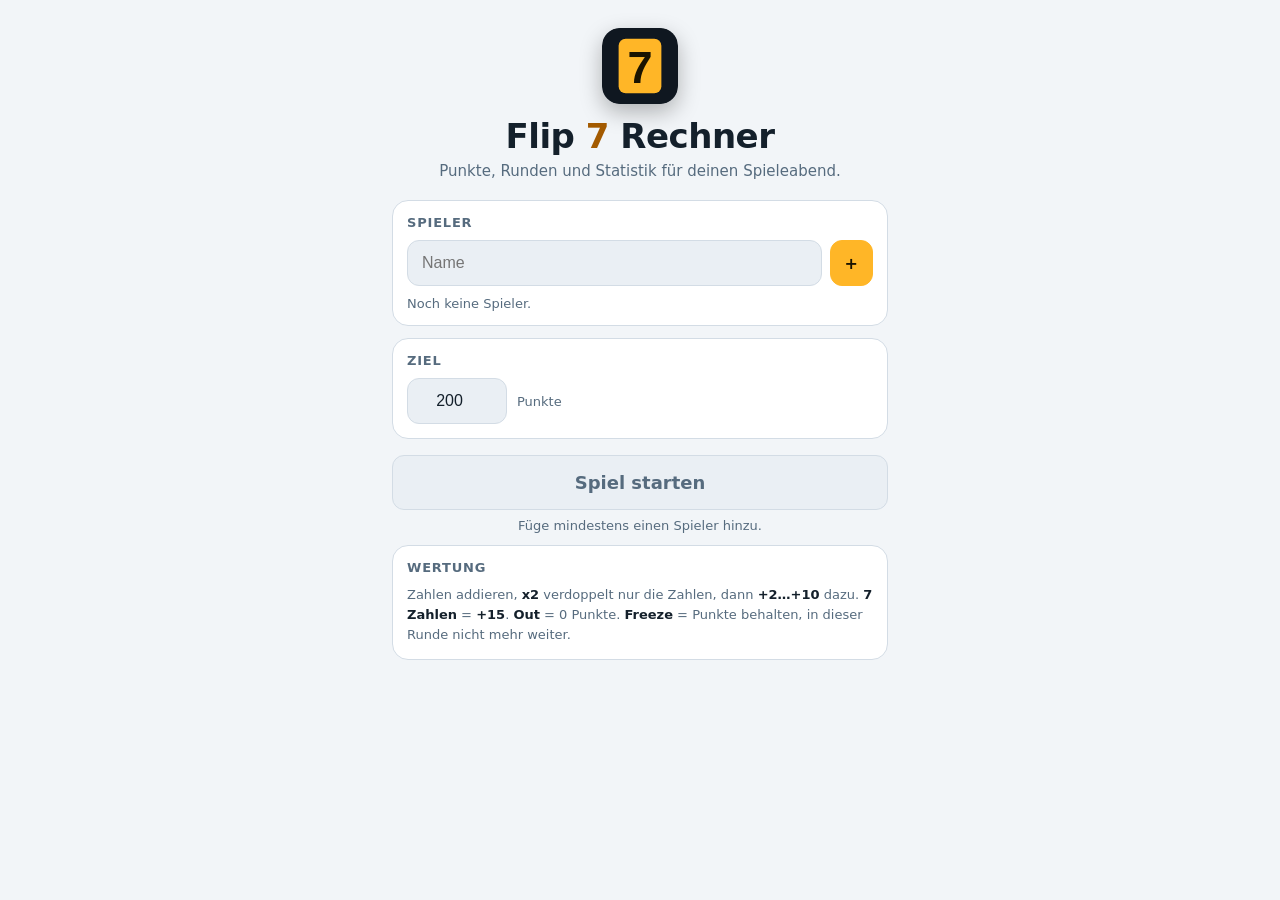
<file: index.html>
<!DOCTYPE html>
<html lang="de-CH">
<head>
<meta charset="utf-8">
<meta name="viewport" content="width=device-width, initial-scale=1, viewport-fit=cover">
<meta name="theme-color" content="#0f1720" media="(prefers-color-scheme: dark)">
<meta name="theme-color" content="#f2f5f8" media="(prefers-color-scheme: light)">
<title>Flip 7 Rechner</title>
<meta name="description" content="Punkterechner für das Kartenspiel Flip 7: Spieler, Runden, Statistik und Auswertung als Bild. Läuft im Browser, ohne Installation.">
<link rel="canonical" href="https://morenobueno.github.io/Flip7-Rechner/">
<link rel="manifest" href="manifest.webmanifest">
<link rel="icon" href="img/favicon.svg" type="image/svg+xml">
<link rel="icon" href="img/favicon-32.png" sizes="32x32" type="image/png">
<link rel="apple-touch-icon" href="img/apple-touch-icon.png">
<meta property="og:type" content="website">
<meta property="og:locale" content="de_CH">
<meta property="og:title" content="Flip 7 Rechner">
<meta property="og:description" content="Punkte, Runden und Statistik für deinen Flip-7-Spieleabend.">
<meta property="og:url" content="https://morenobueno.github.io/Flip7-Rechner/">
<meta property="og:image" content="https://morenobueno.github.io/Flip7-Rechner/img/og-image.png">
<meta property="og:image:width" content="1200">
<meta property="og:image:height" content="630">
<meta name="twitter:card" content="summary_large_image">
<meta name="twitter:title" content="Flip 7 Rechner">
<meta name="twitter:description" content="Punkte, Runden und Statistik für deinen Flip-7-Spieleabend.">
<meta name="twitter:image" content="https://morenobueno.github.io/Flip7-Rechner/img/og-image.png">

<link rel="stylesheet" href="css/style.css">
</head>
<body>
<div class="wrap">

  <!-- ===== Setup ===== -->
  <section id="setup">
    <header class="hero">
      <img src="img/favicon.svg" alt="">
      <h1>Flip <span>7</span> Rechner</h1>
      <p>Punkte, Runden und Statistik für deinen Spieleabend.</p>
    </header>
    <div class="card">
      <h2 id="spH">Spieler</h2>
      <form class="addrow" id="addForm">
        <input id="nameIn" placeholder="Name" maxlength="16" autocomplete="off" enterkeyhint="done">
        <button class="primary" type="submit">+</button>
      </form>
      <div class="err hide" id="nameErr"></div>
      <div class="plist" id="plist"></div>
    </div>
    <div class="card">
      <h2>Ziel</h2>
      <div class="target"><input id="target" type="number" inputmode="numeric" value="200"><span class="muted">Punkte</span></div>
    </div>
    <button class="primary bigbtn" id="startBtn" disabled>Spiel starten</button>
    <div class="muted hint" id="startHint">Füge mindestens einen Spieler hinzu.</div>
    <div class="card" style="margin-top:12px">
      <h2>Wertung</h2>
      <div class="rules">Zahlen addieren, <b>x2</b> verdoppelt nur die Zahlen, dann <b>+2…+10</b> dazu.
      <b>7 Zahlen</b> = <b>+15</b>. <b>Out</b> = 0 Punkte. <b>Freeze</b> = Punkte behalten, in dieser Runde nicht mehr weiter.</div>
    </div>
  </section>

  <!-- ===== Game ===== -->
  <section id="game" class="hide">
    <div class="top">
      <div class="t">Runde <span id="rnd">1</span></div>
      <div style="display:flex;gap:6px">
        <button class="iconbtn" id="statBtn">📊 Statistik</button>
        <button class="iconbtn" id="histBtn">Verlauf</button>
        <button class="iconbtn" id="menuBtn">⋯</button>
      </div>
    </div>

    <div class="editbar hide" id="editBar">
      <div><b id="editTitle"></b><small id="editNote"></small></div>
      <button id="editCancel">Abbrechen</button>
    </div>
    <div class="win hide" id="winBox"></div>
    <div class="strip" id="strip"></div>

    <div class="who">
      <button id="prevBtn" aria-label="Vorheriger Spieler">‹</button>
      <div class="nm" id="pname"></div>
      <button id="nextP" aria-label="Nächster Spieler">›</button>
    </div>

    <div class="twin">
      <button class="outbtn" id="outBtn">OUT</button>
      <button class="outbtn fzbtn" id="fzBtn">❄ FREEZE</button>
    </div>

    <div class="lbl"><span>Zahlenkarten</span><span id="cnt">0 / 7</span></div>
    <div class="cards" id="nums"></div>

    <div class="lbl"><span>Bonuskarten</span></div>
    <div class="cards mods" id="mods"></div>
  </section>

  <!-- ===== Statistik ===== -->
  <section id="stats" class="hide">
    <div class="stHead"><button class="iconbtn" id="statBack">‹ Zurück</button><h2>Spielauswertung</h2><button class="iconbtn" id="statExport">🖼️ Bild</button></div>
    <div class="stSub" id="stSub"></div>
    <div id="stBody"></div>
  </section>
</div>

<!-- Bottom bar -->
<div class="bar hide" id="bar">
  <div class="in">
    <div class="pts" id="ptsBox"><div class="v" id="pts">0</div><div class="d" id="det">–</div></div>
    <button class="clr" id="clearBtn">Leeren</button>
    <button class="primary next" id="goBtn">Weiter ›</button>
  </div>
</div>

<!-- History sheet -->
<div class="sheet hide" id="histSheet" role="dialog" aria-modal="true" aria-labelledby="histSheetT">
  <div class="box">
    <h3 id="histSheetT">Verlauf</h3>
    <div class="hscroll"><table id="hist"></table></div>
    <div class="muted" style="margin-top:8px">Zelle antippen, um die Karten dieser Runde zu korrigieren.</div>
    <div class="btns">
      <button id="undoBtn">Letzte Runde rückgängig</button>
      <button data-close>Schliessen</button>
    </div>
  </div>
</div>

<!-- Image preview sheet -->
<div class="sheet hide" id="imgSheet" role="dialog" aria-modal="true" aria-labelledby="imgSheetT">
  <div class="box">
    <h3 id="imgSheetT">Auswertung als Bild</h3>
    <div class="muted" style="margin-bottom:10px" id="imgHint">Bild lange gedrückt halten und «Zu Fotos hinzufügen» bzw. «Bild speichern» wählen.</div>
    <img id="imgPrev" alt="Auswertung" style="width:100%;border-radius:12px;display:block;-webkit-touch-callout:default;-webkit-user-select:auto;user-select:auto">
    <div class="btns"><button class="primary hide" id="shareBtn">Teilen …</button><button data-close>Schliessen</button></div>
  </div>
</div>

<!-- Warn sheet: fehlende Spieler -->
<div class="sheet hide" id="warnSheet" role="dialog" aria-modal="true" aria-labelledby="warnSheetT">
  <div class="box">
    <h3 id="warnSheetT">Noch nicht alle eingetragen</h3>
    <div class="muted" id="warnTxt" style="font-size:15px;line-height:1.5"></div>
    <div class="btns">
      <button class="primary" id="warnBack">Fehlende eintragen</button>
      <button id="warnGo">Trotzdem speichern (0 Punkte)</button>
    </div>
  </div>
</div>

<!-- Ziel sheet -->
<div class="sheet hide" id="targetSheet" role="dialog" aria-modal="true" aria-labelledby="targetSheetT">
  <div class="box">
    <h3 id="targetSheetT">Ziel ändern</h3>
    <div class="target"><input id="target2" type="number" inputmode="numeric"><span class="muted">Punkte</span></div>
    <div class="btns"><button class="primary" id="target2Save">Speichern</button><button data-close>Abbrechen</button></div>
  </div>
</div>

<!-- Spielhistorie sheet -->
<div class="sheet hide" id="gamesSheet" role="dialog" aria-modal="true" aria-labelledby="gamesSheetT">
  <div class="box">
    <h3 id="gamesSheetT">Spielhistorie</h3>
    <div id="gamesBody"></div>
    <div class="btns"><button class="danger" id="gamesClear">Historie löschen</button><button data-close>Schliessen</button></div>
  </div>
</div>

<!-- Toast -->
<div class="toast hide" id="toast" role="status" aria-live="polite"><span id="toastTxt"></span><button id="toastUndo">Rückgängig</button></div>

<!-- Menu sheet -->
<div class="sheet hide" id="menuSheet" role="dialog" aria-modal="true" aria-labelledby="menuSheetT">
  <div class="box">
    <h3 id="menuSheetT">Menü</h3>
    <div class="btns">
      <button id="gamesBtn">🏆 Spielhistorie</button>
      <button id="targetBtn">Ziel ändern</button>
      <button id="restartBtn">Gleiche Spieler, neues Spiel</button>
      <button class="danger" id="newBtn">Spieler ändern</button>
      <button data-close>Schliessen</button>
    </div>
  </div>
</div>

<script src="js/app.js"></script>
</body>
</html>
</file>
<file: css/style.css>
:root{
    --bg:#0f1720; --panel:#17222e; --panel2:#1e2c3a; --line:#2c3e50;
    --text:#eef3f7; --muted:#8fa3b5; --accent:#ffb627; --good:#3ecf8e;
    --bad:#ff4d4d; --mod:#3d8bfd; --x2:#a855f7;
    --safeB:env(safe-area-inset-bottom,0px); --safeT:env(safe-area-inset-top,0px);
    --atx:#ffb627; --outbg:#2a1618; --fzbg:#13263a; --fz:#6cb8ff; --fzon:#06121f; --tipbg:#0b1118; --barbg:rgba(15,23,32,.96);
    color-scheme:dark;
  }
  @media (prefers-color-scheme: light){
    :root{
      color-scheme:light;
      --bg:#f2f5f8; --panel:#ffffff; --panel2:#eaeff4; --line:#d3dce5;
      --text:#14202b; --muted:#566b7e; --bad:#d32f2f;
      --atx:#a35a00; --outbg:#fdeaea; --fzbg:#e6f1fc; --fz:#1f6fc2; --fzon:#fff; --tipbg:#ffffff; --barbg:rgba(255,255,255,.95);
    }
  }
  *{box-sizing:border-box;-webkit-tap-highlight-color:transparent}
  html,body{margin:0;background:var(--bg);color:var(--text);
    font-family:system-ui,-apple-system,"Segoe UI",Roboto,sans-serif;touch-action:manipulation}
  button,.strip,.cards,.bar,.top,.who,.lbl{-webkit-user-select:none;user-select:none}
  :focus-visible{outline:3px solid var(--accent);outline-offset:2px}
  .wrap{max-width:520px;margin:0 auto;padding:calc(10px + var(--safeT)) 12px calc(110px + var(--safeB))}
  button{font:inherit;cursor:pointer;border:1px solid var(--line);border-radius:12px;padding:12px 14px;
    font-weight:700;background:var(--panel2);color:var(--text)}
  button:active{transform:scale(.96)}
  button:disabled{opacity:.3}
  .primary{background:var(--accent);color:#1a1300;border-color:var(--accent)}
  input{font-size:16px;background:var(--panel2);border:1px solid var(--line);color:var(--text);
    border-radius:12px;padding:13px 14px;outline:none;-webkit-user-select:text;user-select:text}
  .hide{display:none!important}
  .muted{color:var(--muted);font-size:13px}
  h1{font-size:24px;margin:6px 0 14px;text-align:center}
  h1 span{color:var(--atx)}

  /* ---------- Setup ---------- */
  .card{background:var(--panel);border:1px solid var(--line);border-radius:16px;padding:14px;margin-bottom:12px}
  .card h2{font-size:13px;margin:0 0 10px;color:var(--muted);text-transform:uppercase;letter-spacing:.8px}
  .addrow{display:flex;gap:8px}
  .addrow input{flex:1;min-width:0}
  .plist{margin-top:10px;display:grid;gap:6px}
  .pitem{display:flex;align-items:center;justify-content:space-between;background:var(--panel2);
    border-radius:12px;padding:6px 6px 6px 14px;font-size:17px}
  .pitem button{padding:8px 12px;color:var(--bad);background:transparent;border:none}
  .target{display:flex;align-items:center;gap:10px;margin-top:4px}
  .target input{width:100px;text-align:center}
  .bigbtn{width:100%;padding:16px;font-size:18px;margin-top:4px}

  /* ---------- Top: scoreboard strip ---------- */
  .top{display:flex;justify-content:space-between;align-items:center;margin:2px 0 8px}
  .top .t{font-weight:800;font-size:18px}
  .top .t span{color:var(--atx)}
  .iconbtn{padding:8px 12px;font-size:14px;font-weight:600}
  .strip{display:flex;gap:6px;overflow-x:auto;padding-bottom:6px;margin-bottom:10px;scrollbar-width:none}
  .strip::-webkit-scrollbar{display:none}
  .sp{flex:0 0 auto;min-width:76px;background:var(--panel);border:2px solid var(--line);border-radius:12px;
    padding:6px 10px;text-align:center}
  .sp .n{font-size:12px;color:var(--muted);white-space:nowrap;max-width:90px;overflow:hidden;text-overflow:ellipsis}
  .sp .v{font-size:19px;font-weight:800;font-variant-numeric:tabular-nums}
  .sp .r{font-size:11px;font-weight:700;color:var(--atx);min-height:14px}
  .sp .r.out{color:var(--bad)}
  .sp.cur{border-color:var(--accent)}
  .sp.lead .v::after{content:" 👑";font-size:13px}

  /* ---------- Player entry ---------- */
  .who{display:flex;align-items:center;gap:8px;margin-bottom:10px}
  .who button{padding:10px 14px;font-size:20px;line-height:1}
  .who .nm{flex:1;text-align:center;font-size:22px;font-weight:800;overflow:hidden;text-overflow:ellipsis;white-space:nowrap}
  .who .nm small{display:block;font-size:12px;color:var(--muted);font-weight:600}

  .outbtn{width:100%;padding:14px;font-size:20px;letter-spacing:1px;background:var(--outbg);color:var(--bad);
    border:2px solid var(--bad);border-radius:14px;margin-bottom:12px}
  .outbtn.on{background:var(--bad);color:#fff}
  .twin{display:flex;gap:10px;margin-bottom:12px}
  .twin .outbtn{margin-bottom:0;flex:1;width:auto}
  .twin .fzbtn{background:var(--fzbg);color:var(--fz);border-color:var(--fz);letter-spacing:.5px}
  .twin .fzbtn.on{background:var(--fz);color:var(--fzon)}
  .twin .outbtn:disabled{opacity:.35}

  .lbl{font-size:12px;color:var(--muted);margin:4px 2px 6px;text-transform:uppercase;letter-spacing:.8px;
    display:flex;justify-content:space-between}
  .cards{display:grid;grid-template-columns:repeat(5,1fr);gap:7px;margin-bottom:12px}
  .cards.mods{grid-template-columns:repeat(6,1fr);gap:6px}
  .c{position:relative;aspect-ratio:4/5;border-radius:11px;padding:0;font-size:26px;font-weight:900;
    display:flex;align-items:center;justify-content:center;
    background:linear-gradient(160deg,#fff8ea,#f1e4c8);color:#2a2a2a;border:3px solid #e6d5b0;
    box-shadow:0 2px 0 rgba(0,0,0,.25);transition:transform .08s}
  .c::before,.c::after{content:attr(data-l);position:absolute;font-size:10px;font-weight:800;opacity:.55}
  .c::before{top:3px;left:6px}
  .c::after{bottom:3px;right:6px;transform:rotate(180deg)}
  .c.on{background:linear-gradient(160deg,#5ef0a8,#22b874);border-color:#fff;color:#03240f;
    transform:translateY(-3px);box-shadow:0 6px 12px rgba(0,0,0,.4)}
  .c.mod,.c.x2{aspect-ratio:3/4}
  .c.mod{background:linear-gradient(160deg,#e3eeff,#c4d9ff);border-color:#a9c6ff;color:#0b2a58;font-size:18px}
  .c.mod.on{background:linear-gradient(160deg,#6aa6ff,#2f6fe0);color:#fff;border-color:#fff}
  .c.x2{background:linear-gradient(160deg,#f1e3ff,#dcc0ff);border-color:#c9a2ff;color:#3b0a6b;font-size:18px}
  .c.x2.on{background:linear-gradient(160deg,#c084fc,#8b3fe6);color:#fff;border-color:#fff}
  .c:disabled{opacity:.25;transform:none}
  .cards.dim{opacity:.25;pointer-events:none}

  /* ---------- Bottom bar ---------- */
  .bar{position:fixed;left:0;right:0;bottom:0;background:var(--barbg);backdrop-filter:blur(8px);
    border-top:1px solid var(--line);padding:10px 12px calc(10px + var(--safeB));z-index:5}
  .bar .in{max-width:520px;margin:0 auto;display:flex;align-items:center;gap:10px}
  .pts{min-width:84px;flex:0 0 auto}
  .pts .v{font-size:34px;font-weight:900;line-height:1;font-variant-numeric:tabular-nums}
  .pts .d{font-size:11px;color:var(--muted);margin-top:3px;white-space:nowrap}
  .pts.isout .v{color:var(--bad)}
  .pts .f7{color:var(--atx);font-weight:800}
  .bar .clr{padding:14px 12px;font-size:14px}
  .bar .next{flex:1;padding:16px;font-size:17px;white-space:nowrap}

  /* ---------- Sheets ---------- */
  .sheet{position:fixed;inset:0;background:rgba(0,0,0,.6);z-index:10;display:flex;align-items:flex-end}
  .sheet .box{background:var(--panel);width:100%;max-width:520px;margin:0 auto;border-radius:20px 20px 0 0;
    padding:16px 14px calc(16px + var(--safeB));max-height:85vh;max-height:85dvh;overflow:auto}
  .sheet h3{margin:0 0 12px;font-size:18px}
  table{width:100%;border-collapse:collapse;font-size:15px;font-variant-numeric:tabular-nums}
  th,td{padding:8px 4px;text-align:right;border-bottom:1px solid var(--line)}
  th:first-child,td:first-child{text-align:left;color:var(--muted)}
  th{color:var(--muted);font-weight:600;font-size:13px}
  td.b{color:var(--bad)} td.f7{color:var(--atx);font-weight:800}
  .hscroll{overflow-x:auto}
  .sheet .btns{display:grid;gap:8px;margin-top:14px}
  .danger{color:var(--bad)}

  .win{background:linear-gradient(135deg,#ffb627,#ff7a59);color:#1a0d00;border:none;text-align:center;
    border-radius:16px;padding:14px;margin-bottom:10px;font-weight:800;font-size:18px}
  .win div{font-size:13px;font-weight:600;margin-top:4px}
  .rules{font-size:13px;color:var(--muted);line-height:1.55}
  .rules b{color:var(--text)}

  /* ---------- Statistik ---------- */
  .stHead{display:flex;align-items:center;gap:10px;margin:2px 0 4px}
  .stHead h2{margin:0;font-size:22px;flex:1}
  .stSub{color:var(--muted);font-size:13px;margin-bottom:12px}
  .sec{background:var(--panel);border:1px solid var(--line);border-radius:16px;padding:14px;margin-bottom:12px}
  .sec h3{margin:0 0 12px;font-size:13px;color:var(--muted);text-transform:uppercase;letter-spacing:.8px}
  .podium{display:grid;gap:8px}
  .pod{display:flex;align-items:center;gap:12px;background:var(--panel2);border-radius:12px;padding:10px 12px;
    border-left:5px solid var(--pc)}
  .pod .pl{font-size:15px;font-weight:800;color:var(--muted);width:26px;text-align:center}
  .pod .pn{flex:1;font-weight:700;font-size:17px}
  .pod .pn small{display:block;color:var(--muted);font-size:12px;font-weight:500}
  .pod .pv{font-size:26px;font-weight:900;font-variant-numeric:tabular-nums}
  .pod.first{background:linear-gradient(90deg,rgba(255,182,39,.18),var(--panel2))}
  .dot{display:inline-block;width:10px;height:10px;border-radius:50%;background:var(--pc);margin-right:6px;vertical-align:middle}
  .stTable td,.stTable th{padding:8px 4px;font-size:13px}
  .stTable td:first-child{white-space:normal;max-width:90px;line-height:1.2}
  .stTable th .dot,.rtab th .dot{margin-right:3px}
  .stTable td.hi{color:var(--atx);font-weight:800}
  .stTable td.lo{color:var(--bad);font-weight:800}
  .stTable th,.rtab th{white-space:nowrap;font-size:12px}
  .hl{display:grid;gap:8px}
  .hli{display:flex;gap:12px;align-items:center;background:var(--panel2);border-radius:12px;padding:10px 12px}
  .hli .ic{font-size:26px;width:34px;text-align:center}
  .hli b{display:block;font-size:13px;color:var(--muted);text-transform:uppercase;letter-spacing:.6px;font-weight:700}
  .hli span{font-size:15px}
  .chartWrap{position:relative}
  .chartWrap svg{display:block;width:100%;touch-action:pan-y}
  .chartWrap text{font-family:inherit}
  .tip{position:absolute;top:0;pointer-events:none;background:var(--tipbg);border:1px solid var(--line);border-radius:10px;
    padding:8px 10px;font-size:13px;min-width:110px;box-shadow:0 6px 16px rgba(0,0,0,.4)}
  .tip .tr{display:flex;justify-content:space-between;gap:10px;font-variant-numeric:tabular-nums}
  .legend{display:flex;flex-wrap:wrap;gap:6px 14px;font-size:13px;color:var(--text);margin-bottom:8px}
  .rtab td.rwin{background:rgba(255,182,39,.15);color:var(--atx);font-weight:800}
  .empty{color:var(--muted);text-align:center;padding:30px 10px}

  /* ---------- v1.1 ---------- */
  .sp .r.open{color:var(--muted);font-weight:600}
  .err{color:var(--bad);font-size:13px;margin-top:8px}
  .toast{position:fixed;left:12px;right:12px;bottom:calc(92px + var(--safeB));max-width:496px;margin:0 auto;z-index:8;
    display:flex;align-items:center;justify-content:space-between;gap:10px;background:var(--tipbg);border:1px solid var(--line);
    border-radius:14px;padding:8px 8px 8px 14px;font-size:14px;font-weight:600;box-shadow:0 8px 20px rgba(0,0,0,.45)}
  .toast button{padding:8px 12px;font-size:14px;color:var(--atx)}
  .editbar{display:flex;align-items:center;justify-content:space-between;gap:10px;background:rgba(255,182,39,.12);
    border:1px solid var(--accent);border-radius:14px;padding:10px 10px 10px 14px;margin-bottom:10px}
  .editbar b{display:block;font-size:17px}
  .editbar small{display:block;color:var(--muted);font-size:12px;margin-top:2px}
  #hist td[data-r]{cursor:pointer}
  #hist td[data-r]:active{background:var(--panel2)}

  /* chart (theme aware) */
  .gl{stroke:var(--line)} .axt{fill:var(--muted)} .tgl{stroke:var(--atx)} .tgt{fill:var(--atx)}
  .cdot{stroke:var(--panel)} .lbt{fill:var(--text)} .crs{stroke:var(--text)}

  /* ---------- v1.2 ---------- */
  .primary:disabled{background:var(--panel2);color:var(--muted);border-color:var(--line);opacity:1}
  .hero{text-align:center;margin:18px 0 20px}
  .hero img{width:76px;height:76px;border-radius:18px;display:block;margin:0 auto 12px;box-shadow:0 8px 22px rgba(0,0,0,.28)}
  .hero h1{font-size:34px;margin:0 0 6px;letter-spacing:-.5px}
  .hero p{margin:0;color:var(--muted);font-size:15px}
  .hint{text-align:center;margin:8px 0 0}
  .pitem .pn{flex:1;min-width:0;overflow:hidden;text-overflow:ellipsis;white-space:nowrap}
  .pitem .pb{display:flex;gap:2px}
  .pitem .pb button{padding:8px 11px}
  .pitem .pb button:not(.rm){color:var(--muted)}
  .sp{position:relative}
  .gb{position:absolute;top:3px;right:4px;background:var(--accent);color:#1a1300;font-size:9px;font-weight:900;
    border-radius:7px;padding:1px 5px;line-height:1.3}
  .sh{font-size:12px;color:var(--muted);text-transform:uppercase;letter-spacing:.8px;margin:14px 0 6px}
  .wt td:first-child{color:var(--text);font-weight:700}
  .gm{background:var(--panel2);border-radius:12px;padding:10px 12px;margin-bottom:8px}
  .gm b{display:block}
  .gm small{display:block;color:var(--muted);font-size:13px;margin-top:2px}
</file>
